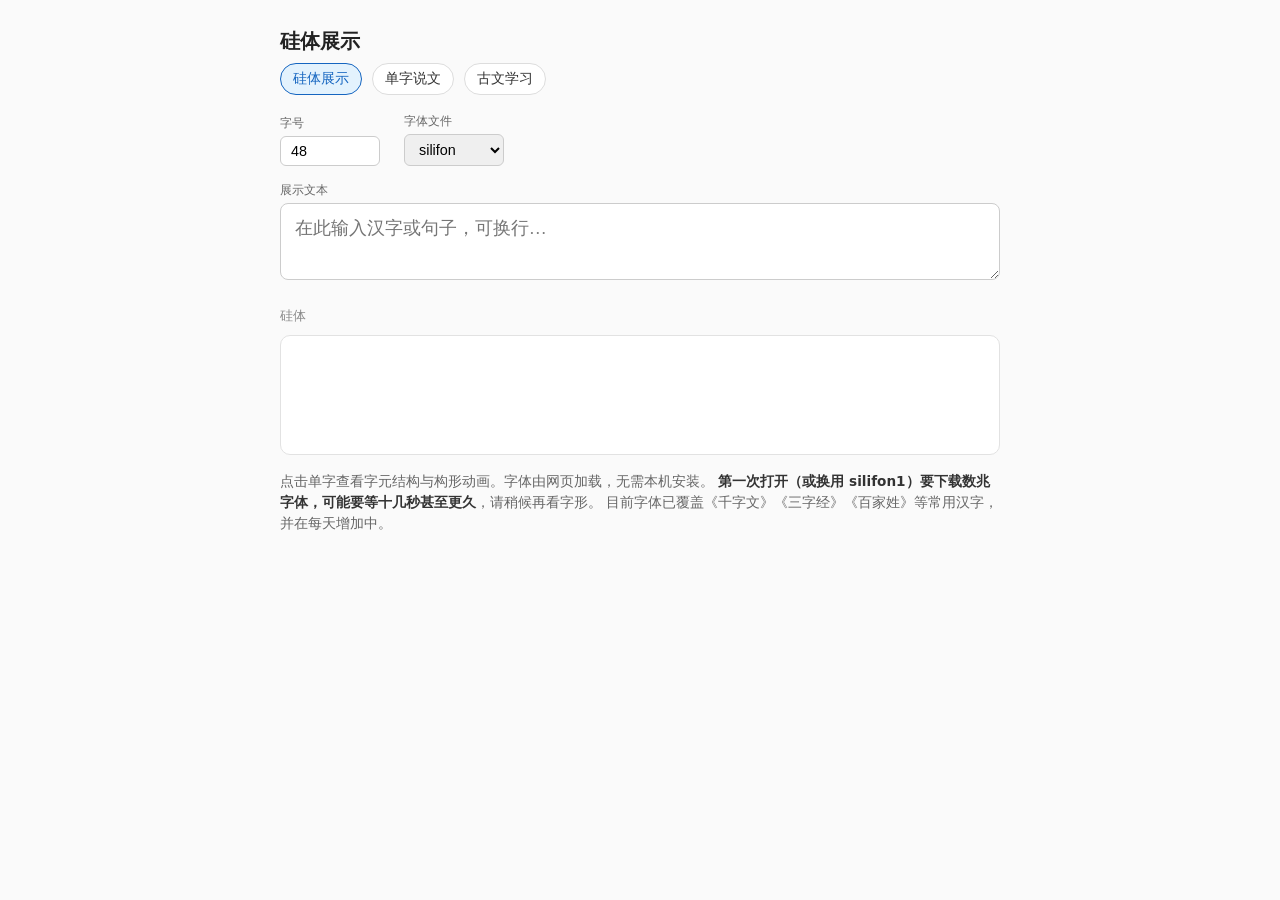
<file: index.html>
<!DOCTYPE html>
<html lang="zh-CN">
<head>
  <meta charset="UTF-8" />
  <meta name="viewport" content="width=device-width, initial-scale=1" />
  <title>硅体展示 · SILIFON</title>
  <link rel="stylesheet" href="glyph-ui.css" />
  <style>
    @font-face {
      font-family: 'SilifonWeb';
      src: url('fonts/silifon.ttf?v=20260920155506') format('truetype');
      font-display: block;
    }
    @font-face {
      font-family: 'Silifon1Web';
      src: url('fonts/silifon1.ttf?v=20260920155506') format('truetype');
      font-display: block;
    }
    :root {
      font-family: system-ui, -apple-system, sans-serif;
      --silifon: "SilifonWeb", serif;
      --active-font: "SilifonWeb", serif;
      --glyph-size: 48px;
    }
    * { box-sizing: border-box; }
    body {
      margin: 0; padding: 28px 20px 40px;
      background: #fafafa; color: #222;
      min-height: 100vh;
    }
    .wrap { max-width: 720px; margin: 0 auto; }
    h1 { font-size: 1.25rem; margin: 0 0 8px; font-weight: 600; }

    .site-nav {
      display: flex; flex-wrap: wrap; gap: 10px;
      margin: 0 0 18px;
    }
    .site-nav a {
      display: inline-block;
      padding: 6px 12px;
      border: 1px solid #ddd;
      border-radius: 999px;
      background: #fff;
      color: #333;
      text-decoration: none;
      font-size: 0.85rem;
    }
    .site-nav a:hover { border-color: #90caf9; background: #f5f9ff; }
    .site-nav a.current {
      border-color: #1565c0;
      color: #1565c0;
      background: #e3f2fd;
    }

    .opts {
      display: flex; flex-wrap: wrap; gap: 16px 24px;
      margin-bottom: 16px; align-items: flex-end;
    }
    .opt label {
      display: block; font-size: 0.75rem; color: #666; margin-bottom: 4px;
    }
    .opt select, .opt input[type="number"] {
      padding: 6px 10px; border: 1px solid #ccc; border-radius: 6px;
      font-size: 0.9rem; min-width: 100px;
    }

    #textInput {
      width: 100%;
      min-height: 76px;
      resize: vertical;
      font-size: 1.1rem;
      padding: 12px 14px;
      border: 1px solid #ccc;
      border-radius: 8px;
      outline: none;
      font-family: "Songti SC", "SimSun", serif;
      line-height: 1.45;
    }
    #textInput:focus { border-color: #1565c0; }

    .out-label {
      margin: 24px 0 10px;
      font-size: 0.8rem;
      color: #888;
    }
    #silifonOut {
      min-height: 120px;
      padding: 12px;
      background: #fff;
      border: 1px solid #e2e2e2;
      border-radius: 10px;
      font-family: var(--silifon-family, 'SilifonWeb'), serif;
      font-size: var(--glyph-size, 48px);
      line-height: 1.25;
      word-break: break-all;
      white-space: pre-wrap;
      overflow-wrap: anywhere;
      overflow: auto;
    }
    .glyph {
      font-family: inherit;
      font-size: inherit;
      font-feature-settings: "liga" 1, "clig" 1;
      font-variant-ligatures: common-ligatures;
      cursor: pointer;
      user-select: none;
      border-radius: 4px;
    }
    .glyph:hover {
      background: #f5f9ff;
      box-shadow: inset 0 0 0 1px #90caf9;
    }
    .glyph-space {
      white-space: pre;
    }

    .hint { margin-top: 16px; font-size: 0.85rem; color: #666; line-height: 1.55; }
    .hint strong { color: #333; font-weight: 600; }
  </style>
</head>
<body>
  <div class="wrap">
    <h1>硅体展示</h1>
    <nav class="site-nav" aria-label="站点导航">
      <a class="current" href="./">硅体展示</a>
      <a href="./shuowen.html">单字说文</a>
      <a href="./classical/">古文学习</a>
    </nav>

    <div class="opts">
      <div class="opt">
        <label for="fontSize">字号</label>
        <input id="fontSize" type="number" min="24" max="120" step="4" value="48" />
      </div>
      <div class="opt">
        <label for="fontFile">字体文件</label>
        <select id="fontFile">
          <option value="silifon">silifon</option>
          <option value="silifon1">silifon1</option>
        </select>
      </div>
    </div>
    <label for="textInput" style="display:block;font-size:0.75rem;color:#666;margin:0 0 4px;">展示文本</label>
    <textarea id="textInput" placeholder="在此输入汉字或句子，可换行…" autocomplete="off"></textarea>
    <div class="out-label">硅体 <span id="fontStatus"></span></div>
    <div id="silifonOut"></div>
    <p class="hint">
      点击单字查看字元结构与构形动画。字体由网页加载，无需本机安装。
      <strong>第一次打开（或换用 silifon1）要下载数兆字体，可能要等十几秒甚至更久</strong>，请稍候再看字形。
      目前字体已覆盖《千字文》《三字经》《百家姓》等常用汉字，并在每天增加中。
    </p>
  </div>

  <script src="glyph-ui.js"></script>
  <script src="glyph-anim.js"></script>
  <script>
    const loadedFonts = new Map();
    let currentFontKey = 'silifon';

    const FONT_VERSION = '20260920155506';
    const FONT_FAMILIES = {
      silifon: 'SilifonWeb',
      silifon1: 'Silifon1Web',
    };
    const FONT_FILES = {
      silifon: 'fonts/silifon.ttf?v=' + FONT_VERSION,
      silifon1: 'fonts/silifon1.ttf?v=' + FONT_VERSION,
    };

    GlyphUI.init({ baseUrl: './' });

    const textInput = document.getElementById('textInput');
    const fontSizeInput = document.getElementById('fontSize');
    const fontFileSelect = document.getElementById('fontFile');
    const silifonOut = document.getElementById('silifonOut');
    const fontStatus = document.getElementById('fontStatus');

    function fontFamilyId(key) {
      return FONT_FAMILIES[key] || FONT_FAMILIES.silifon;
    }

    function applyDisplayStyle() {
      const size = Math.min(120, Math.max(24, Number(fontSizeInput.value) || 48));
      fontSizeInput.value = String(size);
      document.documentElement.style.setProperty('--glyph-size', size + 'px');
      document.documentElement.style.setProperty('--silifon-family', "'" + fontFamilyId(currentFontKey) + "'");
      document.documentElement.style.setProperty('--silifon', "'" + fontFamilyId(currentFontKey) + "', serif");
      document.documentElement.style.setProperty('--active-font', "'" + fontFamilyId(currentFontKey) + "', serif");
    }

    async function ensureFont(key) {
      if (loadedFonts.has(key)) return loadedFonts.get(key);
      const family = fontFamilyId(key);
      const url = FONT_FILES[key];
      const face = new FontFace(family, "url('" + url + "')", { display: 'block' });
      const p = face.load().then((f) => {
        document.fonts.add(f);
        return f;
      });
      loadedFonts.set(key, p);
      return p;
    }

    async function setFontFile(key) {
      currentFontKey = key;
      fontStatus.textContent = '加载中…';
      try {
        await ensureFont(key);
        fontStatus.textContent = '';
        applyDisplayStyle();
        render();
      } catch (e) {
        fontStatus.textContent = '字体加载失败';
      }
    }

    function render() {
      applyDisplayStyle();
      const raw = textInput.value || '';
      silifonOut.innerHTML = '';
      for (const ch of raw) {
        if (ch === '\n') {
          silifonOut.appendChild(document.createElement('br'));
          continue;
        }
        const el = document.createElement('span');
        if (/\s/u.test(ch)) {
          el.className = 'glyph-space';
          el.textContent = ch;
        } else {
          el.className = 'glyph';
          el.textContent = ch;
          el.addEventListener('click', () => GlyphUI.open(ch));
        }
        silifonOut.appendChild(el);
      }
    }

    let composing = false;
    textInput.addEventListener('compositionstart', () => { composing = true; });
    textInput.addEventListener('compositionend', () => { composing = false; render(); });
    textInput.addEventListener('input', () => { if (!composing) render(); });
    fontSizeInput.addEventListener('input', () => render());
    fontFileSelect.addEventListener('change', () => {
      setFontFile(fontFileSelect.value).catch(() => {});
    });

    ensureFont('silifon').then(() => { applyDisplayStyle(); render(); }).catch(() => {});

    const q = new URLSearchParams(location.search);
    const init = q.get('text') || q.get('char') || '';
    if (init) textInput.value = init;
  </script>
</body>
</html>
</file>
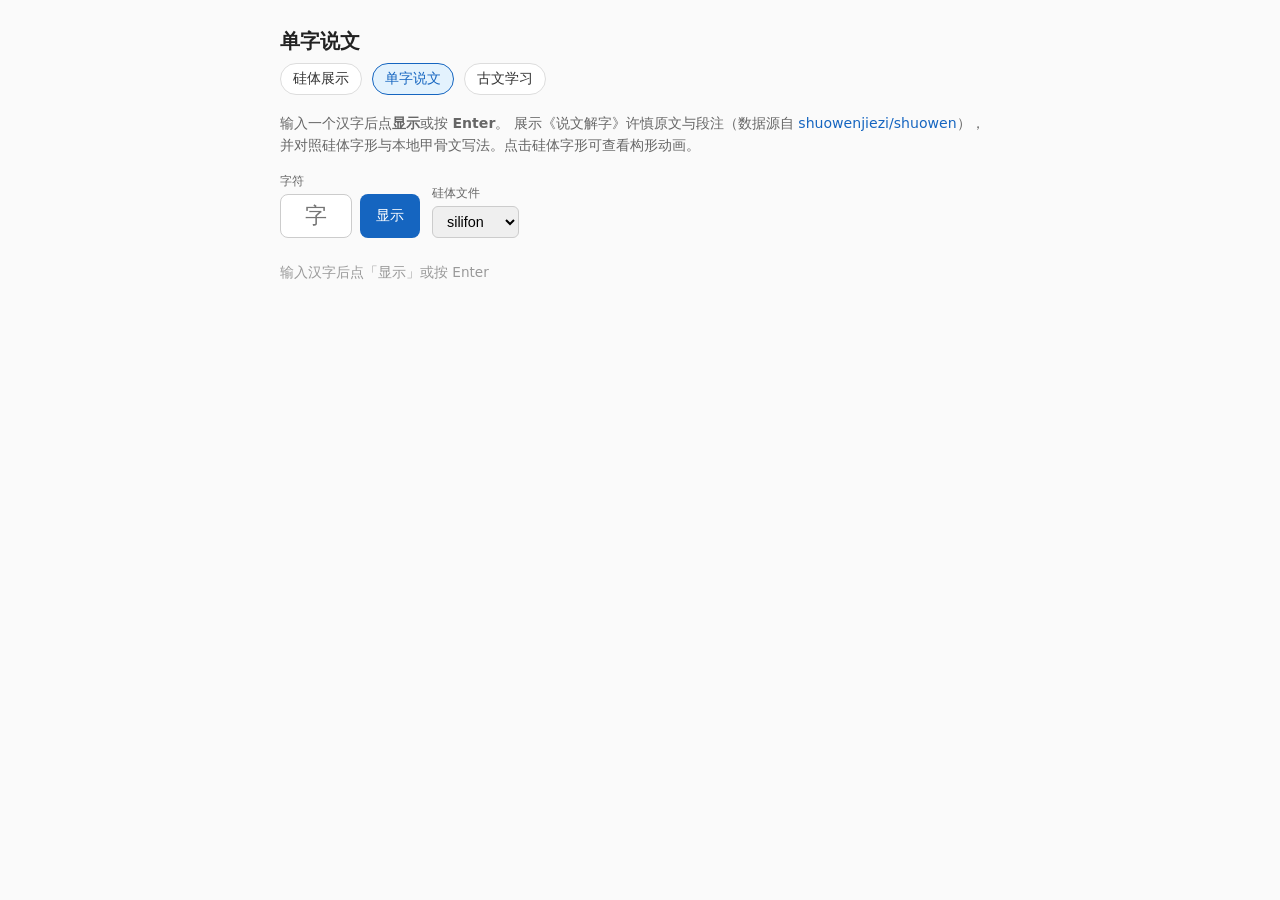
<file: shuowen.html>
<!DOCTYPE html>
<html lang="zh-CN">
<head>
  <meta charset="UTF-8" />
  <meta name="viewport" content="width=device-width, initial-scale=1" />
  <title>单字说文 · SILIFON</title>
  <link rel="stylesheet" href="glyph-ui.css" />
  <style>
    @font-face {
      font-family: 'SilifonWeb';
      src: url('fonts/silifon.ttf?v=20260920155506') format('truetype');
      font-display: block;
    }
    @font-face {
      font-family: 'Silifon1Web';
      src: url('fonts/silifon1.ttf?v=20260920155506') format('truetype');
      font-display: block;
    }
    :root {
      font-family: system-ui, -apple-system, sans-serif;
      --silifon-family: 'SilifonWeb';
    }
    * { box-sizing: border-box; }
    body {
      margin: 0; padding: 28px 20px 40px;
      background: #fafafa; color: #222;
      min-height: 100vh;
    }
    .wrap { max-width: 720px; margin: 0 auto; }
    h1 { font-size: 1.25rem; margin: 0 0 8px; font-weight: 600; }
    .lead { font-size: 0.88rem; color: #666; line-height: 1.55; margin: 0 0 16px; }
    .lead a { color: #1565c0; text-decoration: none; }
    .lead a:hover { text-decoration: underline; }

    .site-nav {
      display: flex; flex-wrap: wrap; gap: 10px;
      margin: 0 0 18px;
    }
    .site-nav a {
      display: inline-block;
      padding: 6px 12px;
      border: 1px solid #ddd;
      border-radius: 999px;
      background: #fff;
      color: #333;
      text-decoration: none;
      font-size: 0.85rem;
    }
    .site-nav a:hover { border-color: #90caf9; background: #f5f9ff; }
    .site-nav a.current {
      border-color: #1565c0;
      color: #1565c0;
      background: #e3f2fd;
    }

    .toolbar {
      display: flex; flex-wrap: wrap; gap: 12px; align-items: flex-end;
      margin-bottom: 14px;
    }
    .toolbar label { display: block; font-size: 0.75rem; color: #666; margin-bottom: 4px; }
    .char-row { display: flex; gap: 8px; }
    #charInput {
      width: 4.5rem; font-size: 1.4rem; text-align: center;
      padding: 8px 10px; border: 1px solid #ccc; border-radius: 8px;
      font-family: "Songti SC", "SimSun", serif;
    }
    #charInput:focus { border-color: #1565c0; outline: none; }
    button {
      border: none; background: #1565c0; color: #fff;
      border-radius: 8px; padding: 8px 16px; cursor: pointer; font-size: 0.9rem;
    }
    button:hover { background: #0d47a1; }
    .opt select {
      padding: 6px 10px; border: 1px solid #ccc; border-radius: 6px; font-size: 0.9rem;
    }
    .err { color: #b00020; font-size: 0.9rem; margin: 8px 0; }
    .empty-hint { font-size: 0.85rem; color: #999; padding: 12px 0; }
    .result-section { margin-top: 22px; }
    .sec-title {
      font-size: 1rem; margin: 0 0 10px; font-weight: 600;
      display: flex; flex-wrap: wrap; align-items: baseline; gap: 6px;
    }
    .char-label { font-weight: normal; color: #666; font-size: 0.9rem; }
    .ext-link { font-size: 0.78rem; font-weight: normal; }
    .ext-link a { color: #1565c0; text-decoration: none; }
    .ext-link a:hover { text-decoration: underline; }

    .silifon-preview {
      font-family: var(--silifon-family), serif;
      font-size: 4rem;
      line-height: 1;
      padding: 16px 18px;
      background: #fff;
      border: 1px solid #e2e2e2;
      border-radius: 10px;
      display: inline-block;
      min-width: 4.5rem;
      text-align: center;
      cursor: pointer;
    }
    .silifon-preview:hover { border-color: #90caf9; background: #f5f9ff; }

    .shuowen-card {
      background: #fff;
      border: 1px solid #e0e0e0;
      border-radius: 10px;
      padding: 14px 16px;
      margin-bottom: 12px;
    }
    .shuowen-head {
      display: flex; flex-wrap: wrap; gap: 10px 18px;
      align-items: baseline; margin-bottom: 10px;
    }
    .shuowen-word {
      font-family: "Songti SC", "SimSun", "Noto Serif CJK SC", serif;
      font-size: 2.4rem; line-height: 1; font-weight: 600;
    }
    .shuowen-meta { font-size: 0.82rem; color: #555; line-height: 1.5; }
    .shuowen-meta span { margin-right: 12px; white-space: nowrap; }
    .shuowen-block { margin-top: 10px; }
    .shuowen-label {
      font-size: 0.78rem; color: #888; margin: 0 0 4px; font-weight: 600;
    }
    .shuowen-text {
      font-family: "Songti SC", "SimSun", "Noto Serif CJK SC", serif;
      font-size: 1.05rem; line-height: 1.65; color: #222; margin: 0;
      white-space: pre-wrap;
    }
    .shuowen-duan {
      margin-top: 8px; border-top: 1px dashed #e8e8e8; padding-top: 8px;
    }
    .shuowen-duan details { margin-top: 6px; }
    .shuowen-duan summary {
      cursor: pointer; font-size: 0.85rem; color: #444; user-select: none;
    }
    .shuowen-duan .note-lemma {
      margin: 6px 0 0; font-size: 0.88rem; line-height: 1.5; color: #777;
      font-family: "Songti SC", "SimSun", serif;
    }
    .shuowen-duan .note {
      margin: 4px 0 0; font-size: 0.92rem; line-height: 1.55; color: #444;
      font-family: "Songti SC", "SimSun", serif;
    }
    .shuowen-variants { display: flex; flex-wrap: wrap; gap: 8px; margin-top: 6px; }
    .shuowen-variant {
      border: 1px solid #eee; border-radius: 8px; padding: 8px 10px;
      background: #fafafa; min-width: 72px;
    }
    .shuowen-variant .vh {
      font-family: "Songti SC", "SimSun", serif; font-size: 1.4rem; font-weight: 600;
    }
    .shuowen-variant .ve {
      font-size: 0.78rem; color: #666; margin-top: 4px; line-height: 1.4;
    }

    .variant-grid {
      display: flex; flex-wrap: wrap; gap: 10px;
    }
    .variant-card {
      display: flex; flex-direction: column; align-items: center; gap: 6px;
      padding: 10px; background: #fff; border: 1px solid #e8e8e8; border-radius: 8px;
    }
    .variant-thumb {
      width: 96px; height: 96px; border: 1px solid #ddd; border-radius: 4px;
      background: #d7d5d0; display: flex; align-items: center; justify-content: center;
      overflow: hidden;
    }
    .variant-thumb img { width: 100%; height: 100%; object-fit: contain; }
    .variant-caption {
      font-size: 0.68rem; color: #444; text-align: center; max-width: 110px;
    }
  </style>
</head>
<body>
  <div class="wrap">
    <h1>单字说文</h1>
    <nav class="site-nav" aria-label="站点导航">
      <a href="./">硅体展示</a>
      <a class="current" href="./shuowen.html">单字说文</a>
      <a href="./classical/">古文学习</a>
    </nav>
    <p class="lead">
      输入一个汉字后点<strong>显示</strong>或按 <strong>Enter</strong>。
      展示《说文解字》许慎原文与段注（数据源自
      <a href="https://github.com/shuowenjiezi/shuowen" target="_blank" rel="noopener">shuowenjiezi/shuowen</a>），
      并对照硅体字形与本地甲骨文写法。点击硅体字形可查看构形动画。
    </p>

    <div class="toolbar">
      <div>
        <label for="charInput">字符</label>
        <div class="char-row">
          <input id="charInput" type="text" maxlength="8" placeholder="字" autocomplete="off" />
          <button type="button" id="btnShow">显示</button>
        </div>
      </div>
      <div class="opt">
        <label for="fontFile">硅体文件</label>
        <select id="fontFile">
          <option value="silifon">silifon</option>
          <option value="silifon1">silifon1</option>
        </select>
      </div>
    </div>

    <p id="msg" class="err" style="display:none;"></p>
    <p id="idleHint" class="empty-hint">输入汉字后点「显示」或按 Enter</p>

    <section id="secShuowen" class="result-section" hidden>
      <h2 class="sec-title">
        说文解字<span class="char-label" id="swCharLabel"></span>
        <span class="ext-link" id="swExtLink"></span>
      </h2>
      <div id="shuowenHost"></div>
    </section>

    <section id="secSilifon" class="result-section" hidden>
      <h2 class="sec-title">硅体字形<span class="char-label" id="sfCharLabel"></span></h2>
      <div id="silifonPreview" class="silifon-preview" title="点击查看字元结构"></div>
      <p id="fontStatus" class="empty-hint" style="padding-top:8px;"></p>
    </section>

    <section id="secJiaguwen" class="result-section" hidden>
      <h2 class="sec-title">甲骨文写法<span class="char-label" id="jgCharLabel"></span></h2>
      <div id="variantGrid" class="variant-grid"></div>
    </section>
  </div>

  <script src="glyph-ui.js"></script>
  <script src="glyph-anim.js"></script>
  <script src="shuowen-lookup.js"></script>
  <script>
    const FONT_VERSION = '20260920155506';
    const FONT_FAMILIES = { silifon: 'SilifonWeb', silifon1: 'Silifon1Web' };
    const FONT_FILES = {
      silifon: 'fonts/silifon.ttf?v=' + FONT_VERSION,
      silifon1: 'fonts/silifon1.ttf?v=' + FONT_VERSION,
    };

    GlyphUI.init({ baseUrl: './' });
    ShuowenLookup.init({ baseUrl: './' });

    const charInput = document.getElementById('charInput');
    const btnShow = document.getElementById('btnShow');
    const fontFile = document.getElementById('fontFile');
    const msgEl = document.getElementById('msg');
    const idleHint = document.getElementById('idleHint');
    const secShuowen = document.getElementById('secShuowen');
    const secSilifon = document.getElementById('secSilifon');
    const secJiaguwen = document.getElementById('secJiaguwen');
    const shuowenHost = document.getElementById('shuowenHost');
    const silifonPreview = document.getElementById('silifonPreview');
    const variantGrid = document.getElementById('variantGrid');
    const fontStatus = document.getElementById('fontStatus');
    const loadedFonts = new Map();
    let imeComposing = false;
    let confirmedChar = '';

    function showMsg(text) {
      if (!text) {
        msgEl.style.display = 'none';
        msgEl.textContent = '';
        return;
      }
      msgEl.style.display = 'block';
      msgEl.textContent = text;
    }

    function escapeHtml(s) {
      return String(s ?? '')
        .replaceAll('&', '&amp;')
        .replaceAll('<', '&lt;')
        .replaceAll('>', '&gt;')
        .replaceAll('"', '&quot;');
    }

    function firstChar(raw) {
      const s = String(raw || '').trim();
      if (!s) return '';
      return [...s][0] || '';
    }

    function svgDataUrl(svg) {
      return 'data:image/svg+xml;charset=utf-8,' + encodeURIComponent(svg);
    }

    async function ensureFont(key) {
      if (loadedFonts.has(key)) return loadedFonts.get(key);
      const family = FONT_FAMILIES[key] || FONT_FAMILIES.silifon;
      const face = new FontFace(family, "url('" + FONT_FILES[key] + "')", { display: 'block' });
      const p = face.load().then((f) => {
        document.fonts.add(f);
        return f;
      });
      loadedFonts.set(key, p);
      return p;
    }

    function renderShuowenEntry(e) {
      const card = document.createElement('div');
      card.className = 'shuowen-card';

      const head = document.createElement('div');
      head.className = 'shuowen-head';
      const word = document.createElement('div');
      word.className = 'shuowen-word';
      word.textContent = e.wordhead || '';
      const meta = document.createElement('div');
      meta.className = 'shuowen-meta';
      const bits = [];
      if (e.radical) bits.push('<span>部首 ' + escapeHtml(e.radical) + '</span>');
      if (e.volume) bits.push('<span>' + escapeHtml(e.volume) + '</span>');
      if (e.pronunciation) bits.push('<span>反切 ' + escapeHtml(e.pronunciation) + '</span>');
      if (e.pinyin) bits.push('<span>拼音 ' + escapeHtml(e.pinyin) + '</span>');
      if (e.url) {
        bits.push(
          '<span><a href="' + escapeHtml(e.url) + '" target="_blank" rel="noopener">shuowen.org</a></span>'
        );
      }
      meta.innerHTML = bits.join('');
      head.appendChild(word);
      head.appendChild(meta);
      card.appendChild(head);

      const expl = document.createElement('div');
      expl.className = 'shuowen-block';
      expl.innerHTML =
        '<p class="shuowen-label">许慎原文</p>' +
        '<p class="shuowen-text">' + escapeHtml(e.explanation || '（无）') + '</p>';
      card.appendChild(expl);

      const notes = Array.isArray(e.duanNotes) ? e.duanNotes.filter(Boolean) : [];
      if (notes.length || e.xuanNote || e.kaiNote) {
        const duan = document.createElement('div');
        duan.className = 'shuowen-duan';
        duan.innerHTML = '<p class="shuowen-label">段玉裁注</p>';
        notes.forEach((n, i) => {
          const det = document.createElement('details');
          if (i === 0) det.open = true;
          let lemma = '';
          let noteText = '';
          if (n && typeof n === 'object') {
            lemma = String(n.explanation || '').trim();
            noteText = String(n.note || '').trim();
          } else {
            noteText = String(n || '').trim();
          }
          const summaryBit = lemma
            ? (lemma.length > 24 ? lemma.slice(0, 24) + '…' : lemma)
            : ('注 ' + (i + 1));
          let body = '';
          if (lemma) body += '<p class="note-lemma">' + escapeHtml(lemma) + '</p>';
          body += '<p class="note">' + escapeHtml(noteText || '（无注）') + '</p>';
          det.innerHTML = '<summary>' + escapeHtml(summaryBit) + '</summary>' + body;
          duan.appendChild(det);
        });
        if (e.xuanNote) {
          const det = document.createElement('details');
          det.innerHTML =
            '<summary>徐铉注</summary><p class="note">' + escapeHtml(e.xuanNote) + '</p>';
          duan.appendChild(det);
        }
        if (e.kaiNote) {
          const det = document.createElement('details');
          det.innerHTML =
            '<summary>徐锴注</summary><p class="note">' + escapeHtml(e.kaiNote) + '</p>';
          duan.appendChild(det);
        }
        card.appendChild(duan);
      }

      const variants = Array.isArray(e.variants) ? e.variants : [];
      if (variants.length) {
        const block = document.createElement('div');
        block.className = 'shuowen-block';
        block.innerHTML = '<p class="shuowen-label">重文</p>';
        const row = document.createElement('div');
        row.className = 'shuowen-variants';
        variants.forEach((v) => {
          const cell = document.createElement('div');
          cell.className = 'shuowen-variant';
          const vh = document.createElement('div');
          vh.className = 'vh';
          vh.textContent = v.wordhead || '';
          const ve = document.createElement('div');
          ve.className = 've';
          ve.textContent = v.explanation || '';
          cell.appendChild(vh);
          cell.appendChild(ve);
          row.appendChild(cell);
        });
        block.appendChild(row);
        card.appendChild(block);
      }
      return card;
    }

    async function renderSilifon(ch) {
      secSilifon.hidden = false;
      document.getElementById('sfCharLabel').textContent = ' · ' + ch;
      silifonPreview.textContent = ch;
      const key = fontFile.value || 'silifon';
      document.documentElement.style.setProperty('--silifon-family', "'" + (FONT_FAMILIES[key] || 'SilifonWeb') + "'");
      fontStatus.textContent = '字体加载中…';
      try {
        await ensureFont(key);
        fontStatus.textContent = '点击字形查看字元结构与构形动画';
      } catch (e) {
        fontStatus.textContent = '字体加载失败';
      }
    }

    let jiaguwenData = null;
    let jiaguwenPromise = null;
    async function loadJiaguwen() {
      if (jiaguwenData) return jiaguwenData;
      if (!jiaguwenPromise) {
        jiaguwenPromise = fetch('jiaguwen.json', { cache: 'force-cache' })
          .then(async (r) => {
            if (!r.ok) throw new Error('jiaguwen');
            return r.json();
          })
          .then((j) => {
            jiaguwenData = j;
            return j;
          })
          .catch((err) => {
            jiaguwenPromise = null;
            throw err;
          });
      }
      return jiaguwenPromise;
    }

    async function renderJiaguwen(ch) {
      secJiaguwen.hidden = false;
      document.getElementById('jgCharLabel').textContent = ' · ' + ch;
      variantGrid.innerHTML = '<p class="empty-hint">加载甲骨文…</p>';
      try {
        const data = await loadJiaguwen();
        const variants = data[ch] || [];
        if (!variants.length) {
          variantGrid.innerHTML = '<p class="empty-hint">字表未收录「' + escapeHtml(ch) + '」</p>';
          return;
        }
        variantGrid.innerHTML = '';
        variants.forEach((v) => {
          const card = document.createElement('div');
          card.className = 'variant-card';
          const thumb = document.createElement('div');
          thumb.className = 'variant-thumb';
          const img = document.createElement('img');
          img.alt = ch + ' ' + (v.label || '');
          img.src = svgDataUrl(v.svg || '');
          thumb.appendChild(img);
          const cap = document.createElement('div');
          cap.className = 'variant-caption';
          cap.textContent = v.label || ('表' + (v.table || ''));
          card.appendChild(thumb);
          card.appendChild(cap);
          variantGrid.appendChild(card);
        });
      } catch (e) {
        variantGrid.innerHTML = '<p class="empty-hint">甲骨文加载失败</p>';
      }
    }

    async function confirmAndShow() {
      if (imeComposing) return;
      const raw = charInput.value.trim();
      const ch = firstChar(raw);
      if (!ch) {
        confirmedChar = '';
        showMsg('请先输入一个汉字。');
        secShuowen.hidden = true;
        secSilifon.hidden = true;
        secJiaguwen.hidden = true;
        idleHint.style.display = 'block';
        idleHint.textContent = '输入汉字后点「显示」或按 Enter';
        return;
      }
      if (raw.length > ch.length) charInput.value = ch;
      confirmedChar = ch;
      showMsg('');
      idleHint.style.display = 'block';
      idleHint.textContent = '加载中…';
      secShuowen.hidden = true;
      secSilifon.hidden = true;
      secJiaguwen.hidden = true;

      let swInfo = null;
      try {
        swInfo = await ShuowenLookup.lookup(ch);
      } catch (e) {
        swInfo = null;
      }

      idleHint.style.display = 'none';
      secShuowen.hidden = false;
      document.getElementById('swCharLabel').textContent = ' · ' + ch;
      shuowenHost.innerHTML = '';
      if (!swInfo) {
        document.getElementById('swExtLink').innerHTML = '';
        shuowenHost.innerHTML = '<p class="empty-hint">说文解字查询失败</p>';
      } else {
        if (swInfo.sourceUrl) {
          document.getElementById('swExtLink').innerHTML =
            '<a href="' + escapeHtml(swInfo.sourceUrl) + '" target="_blank" rel="noopener">数据源</a>';
        }
        if (!swInfo.dbExists) {
          shuowenHost.innerHTML = '<p class="empty-hint">未找到 shuowen.json</p>';
        } else if (!swInfo.found) {
          shuowenHost.innerHTML =
            '<p class="empty-hint">说文未收录「' + escapeHtml(ch) + '」</p>';
        } else {
          swInfo.entries.forEach((e) => shuowenHost.appendChild(renderShuowenEntry(e)));
        }
      }

      await renderSilifon(ch);
      await renderJiaguwen(ch);
    }

    silifonPreview.addEventListener('click', () => {
      if (confirmedChar) GlyphUI.open(confirmedChar);
    });
    btnShow.addEventListener('click', confirmAndShow);
    charInput.addEventListener('compositionstart', () => { imeComposing = true; });
    charInput.addEventListener('compositionend', () => { imeComposing = false; });
    charInput.addEventListener('keydown', (ev) => {
      if (ev.key === 'Enter') {
        ev.preventDefault();
        confirmAndShow();
      }
    });
    fontFile.addEventListener('change', () => {
      if (confirmedChar) renderSilifon(confirmedChar);
    });

    // 预热说文数据
    ShuowenLookup.ensureData().catch(() => {});

    const q = new URLSearchParams(location.search);
    const initChar = firstChar(q.get('char') || q.get('text') || '');
    if (initChar) {
      charInput.value = initChar;
      confirmAndShow();
    }
  </script>
</body>
</html>
</file>
<file: glyph-ui.css>
/* 字元展示（结构弹窗；动画可挂到 #glyphExtra） */
#glyphOverlay {
  position: fixed;
  inset: 0;
  background: rgba(0, 0, 0, 0.4);
  display: flex;
  align-items: center;
  justify-content: center;
  padding: 16px;
  z-index: 80;
}
#glyphOverlay[hidden] { display: none; }
#glyphModal {
  width: 100%;
  max-width: 640px;
  max-height: 80vh;
  background: #fff;
  border-radius: 12px;
  display: flex;
  flex-direction: column;
  box-shadow: 0 12px 32px rgba(0, 0, 0, 0.15);
  color: #222;
  font-family: system-ui, -apple-system, sans-serif;
}
#glyphHead {
  padding: 14px 16px;
  border-bottom: 1px solid #eee;
  display: flex;
  justify-content: space-between;
  align-items: center;
  gap: 12px;
}
#glyphTitle { font-weight: 600; }
#glyphClose {
  border: none;
  background: #eee;
  border-radius: 6px;
  padding: 6px 12px;
  cursor: pointer;
}
#glyphBody { padding: 16px; overflow: auto; }
#glyphMeta { font-size: 0.85rem; color: #666; margin: 0 0 12px; }
#glyphJg[hidden], #glyphVar[hidden] { display: none; }
#glyphJg, #glyphVar { margin: 0 0 16px; }
.glyph-label { font-size: 0.8rem; color: #888; margin: 0 0 8px; }
.glyph-jg-grid, .glyph-var-grid, .glyph-comp-grid {
  display: flex;
  flex-wrap: wrap;
  gap: 10px;
}
.glyph-jg-card, .glyph-var-card, .glyph-comp-card {
  display: flex;
  flex-direction: column;
  align-items: center;
  gap: 4px;
}
.glyph-jg-thumb {
  width: 72px;
  height: 72px;
  background: #d7d5d0;
  border-radius: 6px;
  overflow: hidden;
  display: flex;
  align-items: center;
  justify-content: center;
}
.glyph-jg-thumb img { width: 72px; height: 72px; object-fit: contain; }
.glyph-cap { font-size: 0.65rem; color: #555; text-align: center; max-width: 96px; }
.glyph-var-thumb {
  width: 88px;
  height: 88px;
  background: #fff;
  border: 1px solid #eee;
  border-radius: 6px;
  overflow: hidden;
  display: flex;
  align-items: center;
  justify-content: center;
}
.glyph-var-thumb img { width: 88px; height: 88px; object-fit: contain; }
.glyph-comp-card {
  padding: 10px;
  border: 1px solid #e8e8e8;
  border-radius: 8px;
  min-width: 88px;
  background: #fafafa;
}
.glyph-comp-card.clickable { cursor: pointer; }
.glyph-comp-card.clickable:hover { border-color: #90caf9; background: #f5f9ff; }
.glyph-comp-thumb {
  width: 64px;
  height: 64px;
  display: flex;
  align-items: center;
  justify-content: center;
  font-family: "Songti SC", serif;
  font-size: 2rem;
  background: #fff;
  border: 1px solid #eee;
  border-radius: 6px;
  overflow: hidden;
}
.glyph-comp-thumb img { width: 64px; height: 64px; object-fit: contain; }
.glyph-comp-card code { display: block; font-size: 0.62rem; color: #999; margin-top: 2px; }
#glyphExtra:empty { display: none; }
#glyphExtra {
  margin-top: 14px;
  padding-top: 14px;
  border-top: 1px solid #eee;
}
.glyph-anim-title {
  font-size: 0.92rem;
  font-weight: 600;
  margin: 0 0 8px;
}
.glyph-anim-row {
  display: flex;
  flex-wrap: wrap;
  gap: 8px;
  align-items: center;
  margin-bottom: 8px;
}
.glyph-anim-row label {
  font-size: 0.82rem;
  color: #555;
  display: inline-flex;
  align-items: center;
  gap: 4px;
}
.glyph-anim-size {
  width: 4.5rem;
  padding: 4px 6px;
  border: 1px solid #ddd;
  border-radius: 6px;
}
.glyph-anim-row button {
  border: none;
  border-radius: 6px;
  padding: 6px 12px;
  cursor: pointer;
  background: #1565c0;
  color: #fff;
  font-size: 0.82rem;
}
.glyph-anim-row button.glyph-anim-replay { background: #546e7a; }
.glyph-anim-row button.glyph-anim-export { background: #2e7d32; }
.glyph-anim-row button:disabled {
  opacity: 0.55;
  cursor: default;
}
.glyph-anim-meta,
.glyph-anim-status {
  font-size: 0.8rem;
  color: #666;
  margin: 0 0 8px;
  min-height: 1.2em;
}
.glyph-anim-stage {
  width: var(--anim-size, 96px);
  height: var(--anim-size, 96px);
  border: 1px solid #eee;
  border-radius: 8px;
  overflow: hidden;
  background: #fff;
  margin: 0 auto 4px;
}
.glyph-anim-stage canvas {
  display: block;
  width: 100%;
  height: 100%;
}
</file>
